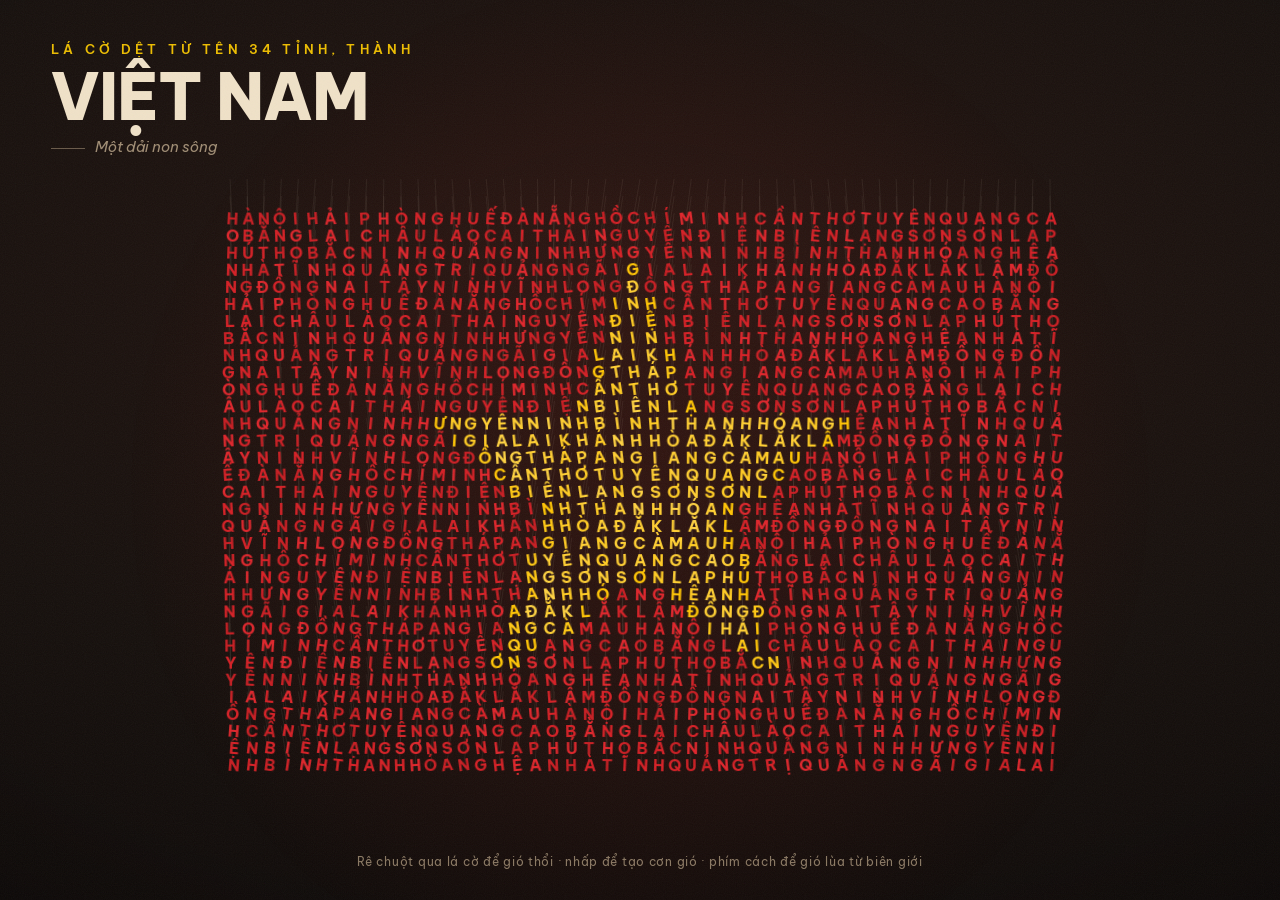
<file: v1/index.html>
<!doctype html>
<html lang="vi">
<head>
  <meta charset="utf-8" />
  <meta name="viewport" content="width=device-width, initial-scale=1" />
  <title>Việt Nam — Lá cờ dệt từ tên đất nước</title>
  <link rel="icon" href="data:image/svg+xml,%3Csvg xmlns='http://www.w3.org/2000/svg' viewBox='0 0 64 64'%3E%3Crect width='64' height='64' rx='12' fill='%23DA251D'/%3E%3Cpath fill='%23FFCD00' d='M32 12l4.7 14.4h15.1l-12.2 8.9 4.6 14.4L32 40.8l-12.2 8.9 4.6-14.4-12.2-8.9h15.1z'/%3E%3C/svg%3E" />
  <link rel="preconnect" href="https://fonts.googleapis.com" />
  <link rel="preconnect" href="https://fonts.gstatic.com" crossorigin />
  <link
    href="https://fonts.googleapis.com/css2?family=Be+Vietnam+Pro:wght@400;600;800&display=swap"
    rel="stylesheet"
  />
  <link rel="stylesheet" href="style.css" />
</head>
<body>
  <canvas id="stage" aria-label="Lá cờ Việt Nam ghép từ tên 34 tỉnh, thành, đung đưa theo chuyển động con trỏ"></canvas>

  <header class="masthead">
    <p class="eyebrow">Lá cờ dệt từ tên 34 tỉnh, thành</p>
    <h1>VIỆT&nbsp;NAM</h1>
    <p class="sub">Một dải non sông</p>
  </header>

  <p class="hint" id="hint">Rê chuột qua lá cờ để gió thổi · nhấp để tạo cơn gió · phím cách để gió lùa từ biên giới</p>

  <aside class="readout" id="readout" aria-live="polite">
    <span class="readout-type" id="readout-type"></span>
    <span class="readout-name" id="readout-name"></span>
  </aside>

  <div class="vignette" aria-hidden="true"></div>
  <div class="grain" aria-hidden="true"></div>

  <script type="module" src="main.js"></script>
</body>
</html>
</file>
<file: v1/style.css>
/* ── Bảng màu sơn mài ──────────────────────────────────────────
   sơn then  #16100D   nền nâu đen sâu
   sơn son   #DA251D   đỏ quốc kỳ
   vàng lá   #FFCD00   vàng ngôi sao / vàng lá dát
   ngà       #F0E2C8   chữ ivory ấm
   khói      #A08D74   chữ phụ, nét mờ
──────────────────────────────────────────────────────────────── */

* { margin: 0; padding: 0; box-sizing: border-box; }

html, body {
  height: 100%;
  overflow: hidden;
}

body {
  font-family: 'Be Vietnam Pro', system-ui, sans-serif;
  background:
    radial-gradient(120% 90% at 50% 30%, #241511 0%, #16100d 55%, #0c0807 100%);
  color: #f0e2c8;
}

#stage {
  position: fixed;
  inset: 0;
  width: 100%;
  height: 100%;
  display: block;
  cursor: crosshair;
}

/* ── Tiêu đề ── */
.masthead {
  position: fixed;
  top: clamp(20px, 4.5vh, 48px);
  left: clamp(20px, 4vw, 56px);
  pointer-events: none;
  user-select: none;
}

.eyebrow {
  font-size: clamp(10px, 1.1vw, 13px);
  font-weight: 600;
  letter-spacing: 0.32em;
  text-transform: uppercase;
  color: #ffcd00;
  opacity: 0.92;
  margin-bottom: 10px;
}

.masthead h1 {
  font-size: clamp(34px, 5vw, 64px);
  font-weight: 800;
  line-height: 0.95;
  letter-spacing: -0.015em;
  color: #f0e2c8;
}

.masthead .sub {
  margin-top: 10px;
  font-size: clamp(12px, 1.3vw, 15px);
  font-weight: 400;
  font-style: italic;
  color: #a08d74;
}

.masthead .sub::before {
  content: '';
  display: inline-block;
  width: 34px;
  height: 1px;
  background: #a08d74;
  opacity: 0.6;
  vertical-align: middle;
  margin-right: 10px;
}

/* ── Gợi ý thao tác ── */
.hint {
  position: fixed;
  left: 50%;
  bottom: clamp(16px, 3.5vh, 34px);
  transform: translateX(-50%);
  font-size: 12px;
  font-weight: 400;
  letter-spacing: 0.06em;
  color: #a08d74;
  white-space: nowrap;
  pointer-events: none;
  user-select: none;
  opacity: 0;
  animation: hint-in 1.2s ease 1.6s forwards;
}

@keyframes hint-in {
  to { opacity: 0.85; }
}

/* ── Bảng tên tỉnh khi chạm ── */
.readout {
  position: fixed;
  right: clamp(20px, 4vw, 56px);
  bottom: clamp(20px, 4.5vh, 48px);
  text-align: right;
  pointer-events: none;
  user-select: none;
  opacity: 0;
  transform: translateY(6px);
  transition: opacity 0.35s ease, transform 0.35s ease;
}

.readout.show {
  opacity: 1;
  transform: translateY(0);
}

.readout-type {
  display: block;
  font-size: 10px;
  font-weight: 600;
  letter-spacing: 0.3em;
  text-transform: uppercase;
  color: #a08d74;
  margin-bottom: 4px;
}

.readout-name {
  display: block;
  font-size: clamp(20px, 2.4vw, 30px);
  font-weight: 800;
  color: #ffcd00;
}

/* ── Không khí ── */
.vignette {
  position: fixed;
  inset: 0;
  pointer-events: none;
  background: radial-gradient(115% 100% at 50% 42%, transparent 58%, rgba(6, 4, 3, 0.62) 100%);
}

.grain {
  position: fixed;
  inset: -50%;
  width: 200%;
  height: 200%;
  pointer-events: none;
  opacity: 0.05;
  background-image: url("data:image/svg+xml,%3Csvg xmlns='http://www.w3.org/2000/svg' width='240' height='240'%3E%3Cfilter id='n'%3E%3CfeTurbulence type='fractalNoise' baseFrequency='0.9' numOctaves='2'/%3E%3C/filter%3E%3Crect width='240' height='240' filter='url(%23n)'/%3E%3C/svg%3E");
  animation: grain-shift 1.4s steps(4) infinite;
}

@keyframes grain-shift {
  0%   { transform: translate(0, 0); }
  25%  { transform: translate(-2%, 1.5%); }
  50%  { transform: translate(1.5%, -2%); }
  75%  { transform: translate(-1%, -1%); }
  100% { transform: translate(0, 0); }
}

@media (prefers-reduced-motion: reduce) {
  .grain { animation: none; }
  .hint { animation: none; opacity: 0.85; }
}

@media (max-width: 640px) {
  .hint { display: none; }
  .readout { left: 20px; right: 20px; text-align: center; }
}
</file>
